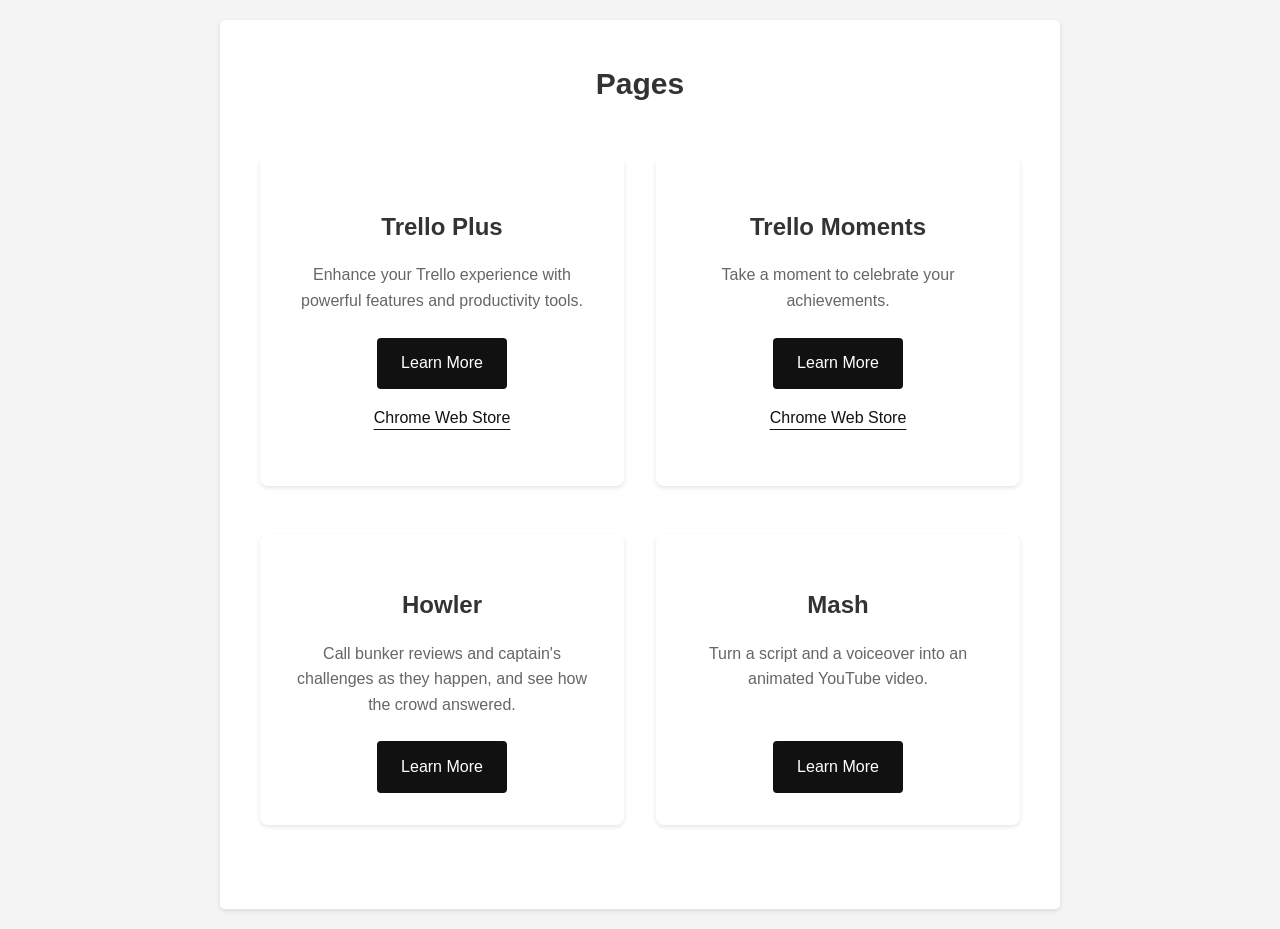
<file: index.html>
<!DOCTYPE html>
<html lang="en">
  <head>
    <meta charset="UTF-8" />
    <meta name="viewport" content="width=device-width, initial-scale=1.0" />
    <title>Pages</title>
    <link rel="icon" type="image/x-icon" href="16.png" />
    <link rel="stylesheet" href="styles.css" />
  </head>
  <body>
    <div class="container">
      <h1>Pages</h1>
      <section class="cards-container">
        <div class="card">
          <h2>Trello Plus</h2>
          <p>Enhance your Trello experience with powerful features and productivity tools.</p>
          <a href="trello-plus/index.html" class="button"> Learn More </a>
          <p>
            <a
              href="https://chromewebstore.google.com/detail/trello-plus/mgbidgfgongamigmmgpfbiebedldmdhi"
              class="custom-underline"
              target="_blank"
              >Chrome Web Store</a
            >
          </p>
        </div>
        <div class="card">
          <h2>Trello Moments</h2>
          <p>Take a moment to celebrate your achievements.</p>
          <a href="trello-moments/index.html" class="button"> Learn More </a>
          <p>
            <a
              href="https://chromewebstore.google.com/detail/trello-moments/agffmpomhaiklaadfndogjfepgbbabpb"
              class="custom-underline"
              target="_blank"
              >Chrome Web Store</a
            >
          </p>
        </div>
        <div class="card">
          <h2>Howler</h2>
          <p>Call bunker reviews and captain's challenges as they happen, and see how the crowd answered.</p>
          <a href="howler/index.html" class="button"> Learn More </a>
        </div>
        <div class="card">
          <h2>Mash</h2>
          <p>Turn a script and a voiceover into an animated YouTube video.</p>
          <a href="mash/index.html" class="button"> Learn More </a>
        </div>
      </section>
    </div>
  </body>
</html>
</file>
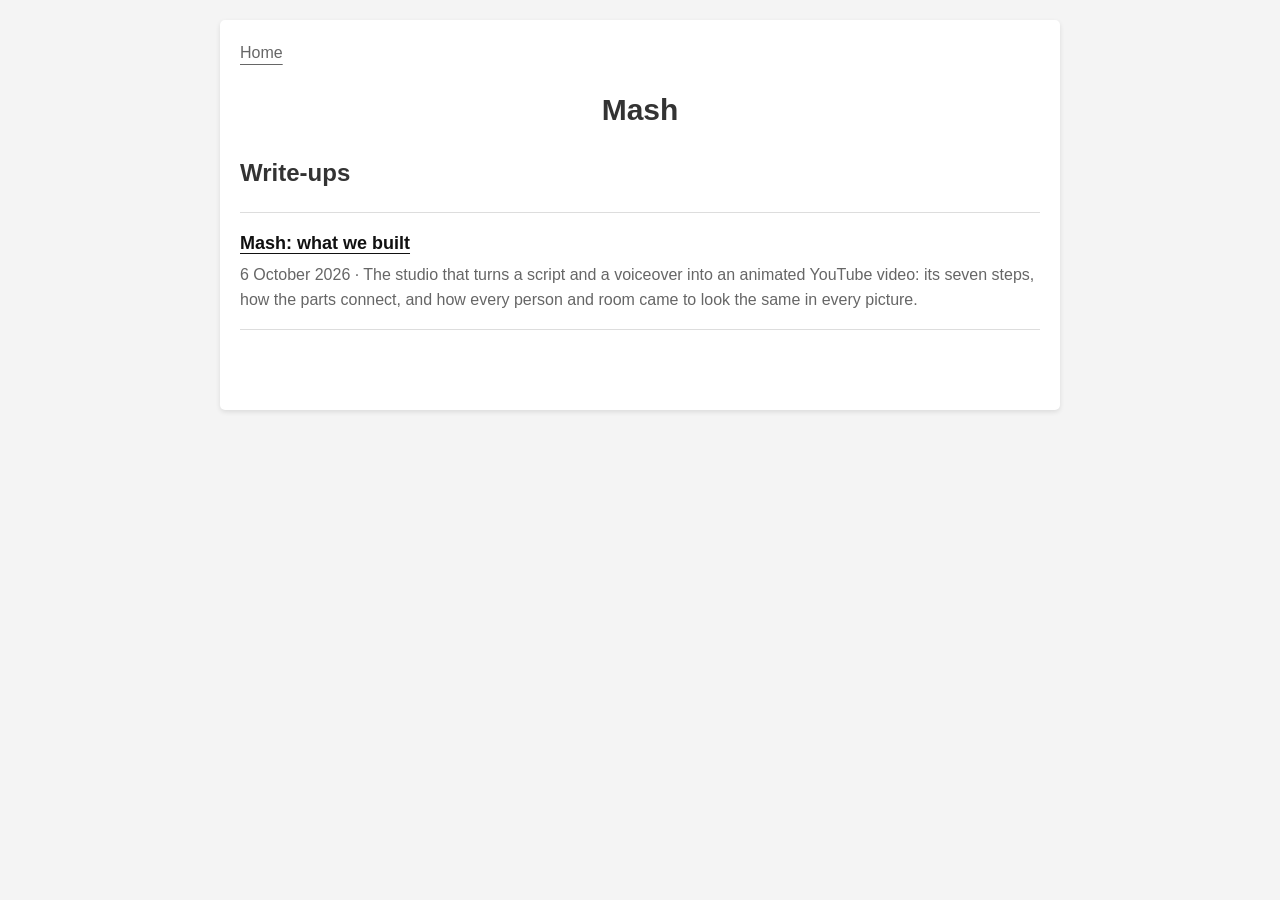
<file: mash/index.html>
<!DOCTYPE html>
<html lang="en">
  <head>
    <meta charset="UTF-8" />
    <meta name="viewport" content="width=device-width, initial-scale=1.0" />
    <title>Mash</title>
    <link rel="icon" type="image/x-icon" href="../16.png" />
    <link rel="stylesheet" href="../styles.css" />
  </head>
  <body>
    <div class="container">
      <a href="/pages" class="back-button custom-underline">Home</a>
      <h1>Mash</h1>
      <section>
        <h2>Write-ups</h2>
        <ul class="write-ups">
          <li>
            <a href="what-we-built.html">Mash: what we built</a>
            <p>
              6 October 2026 · The studio that turns a script and a voiceover into an animated YouTube video: its seven
              steps, how the parts connect, and how every person and room came to look the same in every picture.
            </p>
          </li>
        </ul>
      </section>
    </div>
  </body>
</html>
</file>
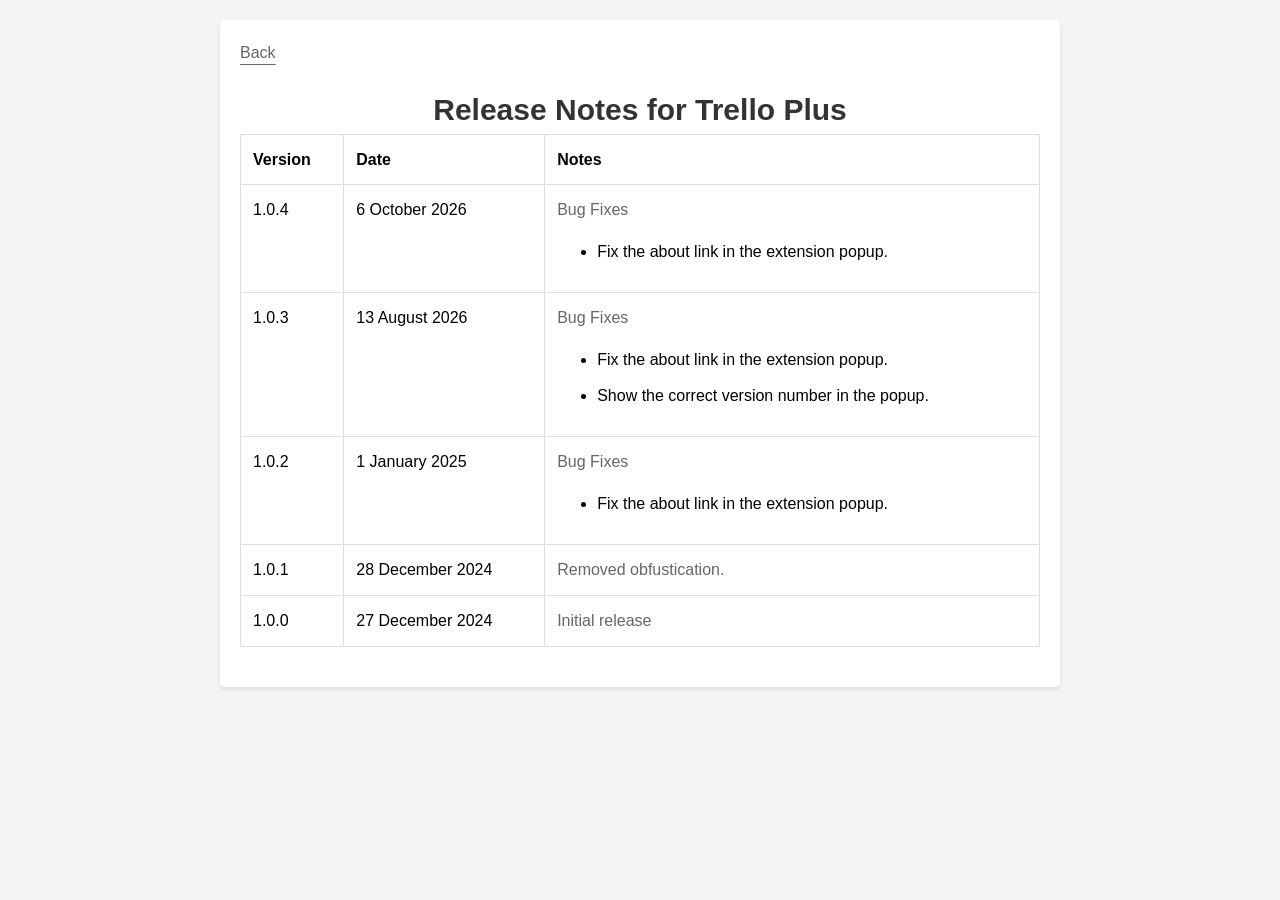
<file: trello-moments/release-notes.html>
<!DOCTYPE html>
<html lang="en">
  <head>
    <meta charset="UTF-8" />
    <meta name="viewport" content="width=device-width, initial-scale=1.0" />
    <title>Trello Moments - Release Notes</title>
    <link rel="icon" type="image/x-icon" href="../16.png" />
    <link rel="stylesheet" href="../styles.css" />
  </head>
  <body>
    <div class="container">
      <a href="index.html" class="back-button custom-underline">Back</a>

      <h1>Release Notes for Trello Plus</h1>
      <table>
        <tr>
          <th>Version</th>
          <th>Date</th>
          <th>Notes</th>
        </tr>
        <tr>
          <td>1.0.4</td>
          <td>6 October 2026</td>
          <td>
            <p>Bug Fixes</p>
            <ul>
              <li>Fix the about link in the extension popup.</li>
            </ul>
          </td>
        </tr>
        <tr>
          <td>1.0.3</td>
          <td>13 August 2026</td>
          <td>
            <p>Bug Fixes</p>
            <ul>
              <li>Fix the about link in the extension popup.</li>
              <li>Show the correct version number in the popup.</li>
            </ul>
          </td>
        </tr>
        <tr>
          <td>1.0.2</td>
          <td>1 January 2025</td>
          <td>
            <p>Bug Fixes</p>
            <ul>
              <li>Fix the about link in the extension popup.</li>
            </ul>
          </td>
        </tr>
        <tr>
          <td>1.0.1</td>
          <td>28 December 2024</td>
          <td>
            <p>Removed obfustication.</p>
          </td>
        </tr>
        <tr>
          <td>1.0.0</td>
          <td>27 December 2024</td>
          <td>
            <p>Initial release</p>
          </td>
        </tr>
      </table>
    </div>
  </body>
</html>
</file>
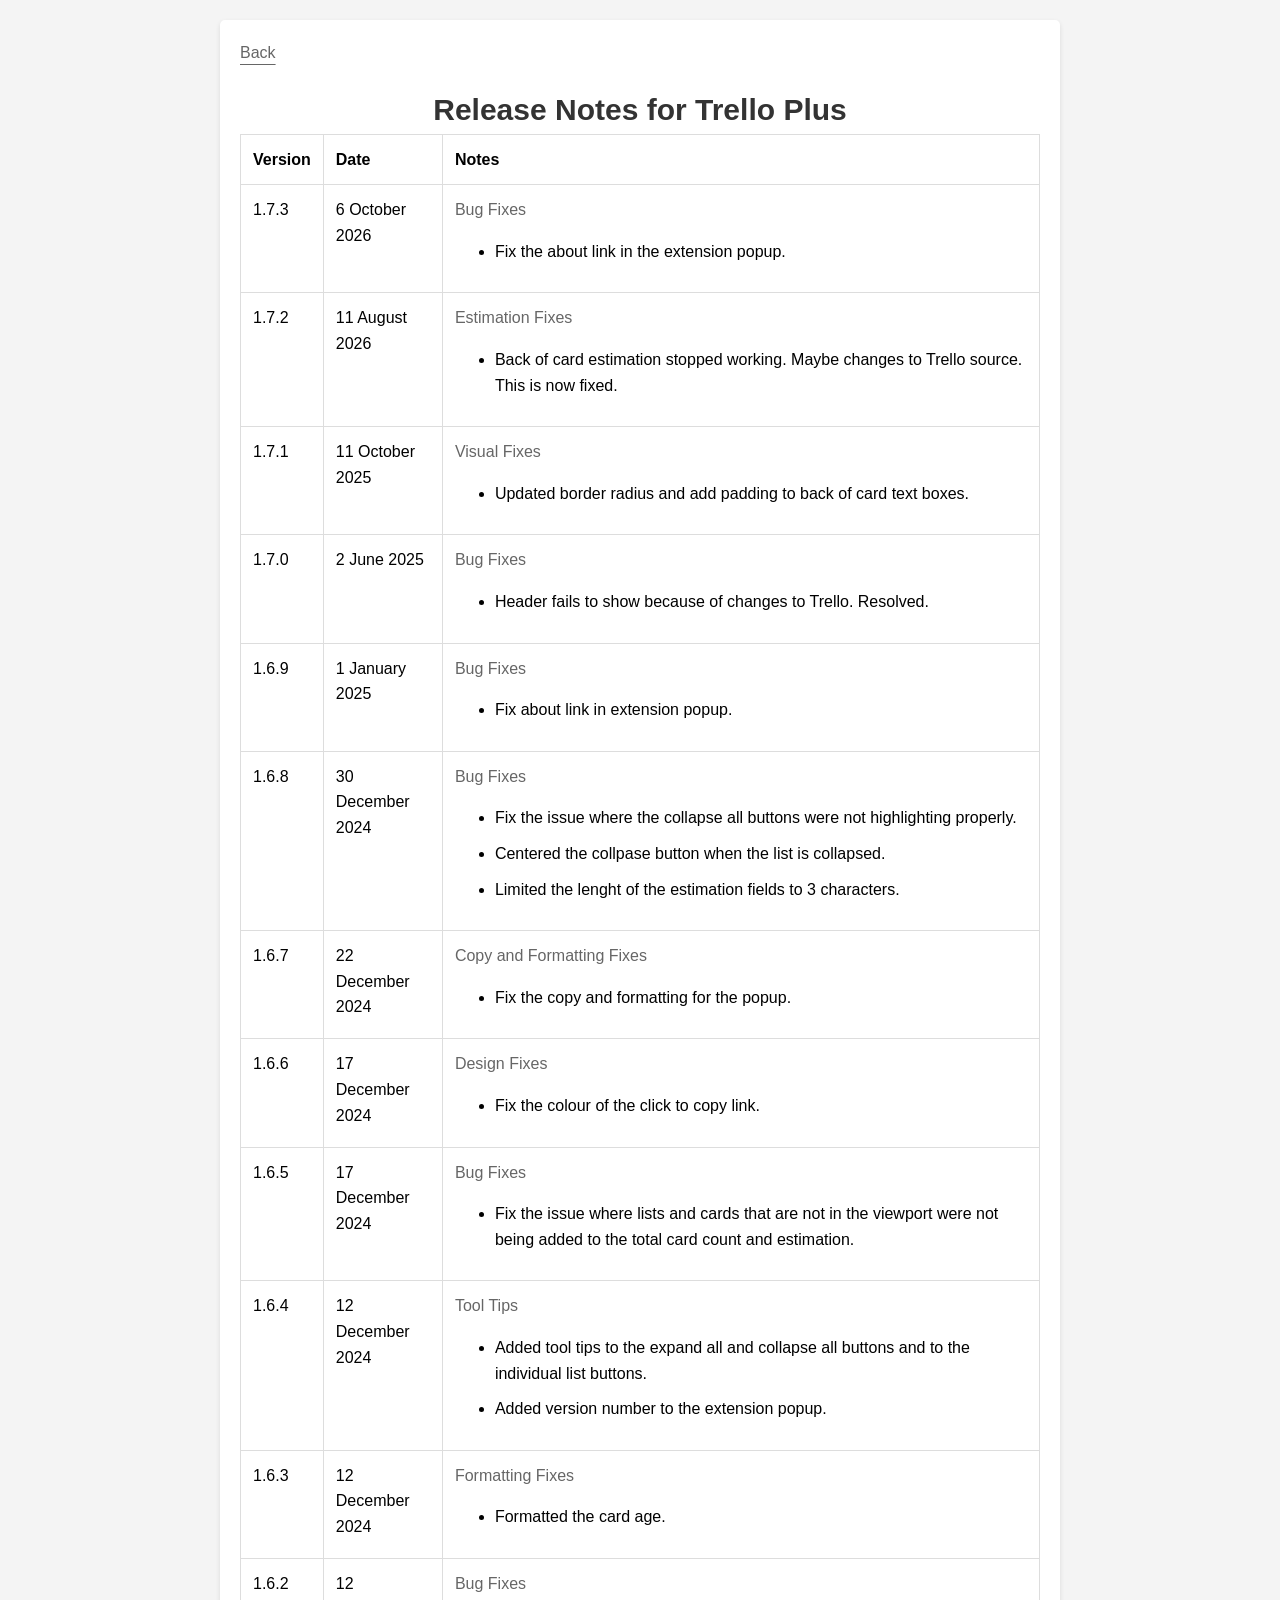
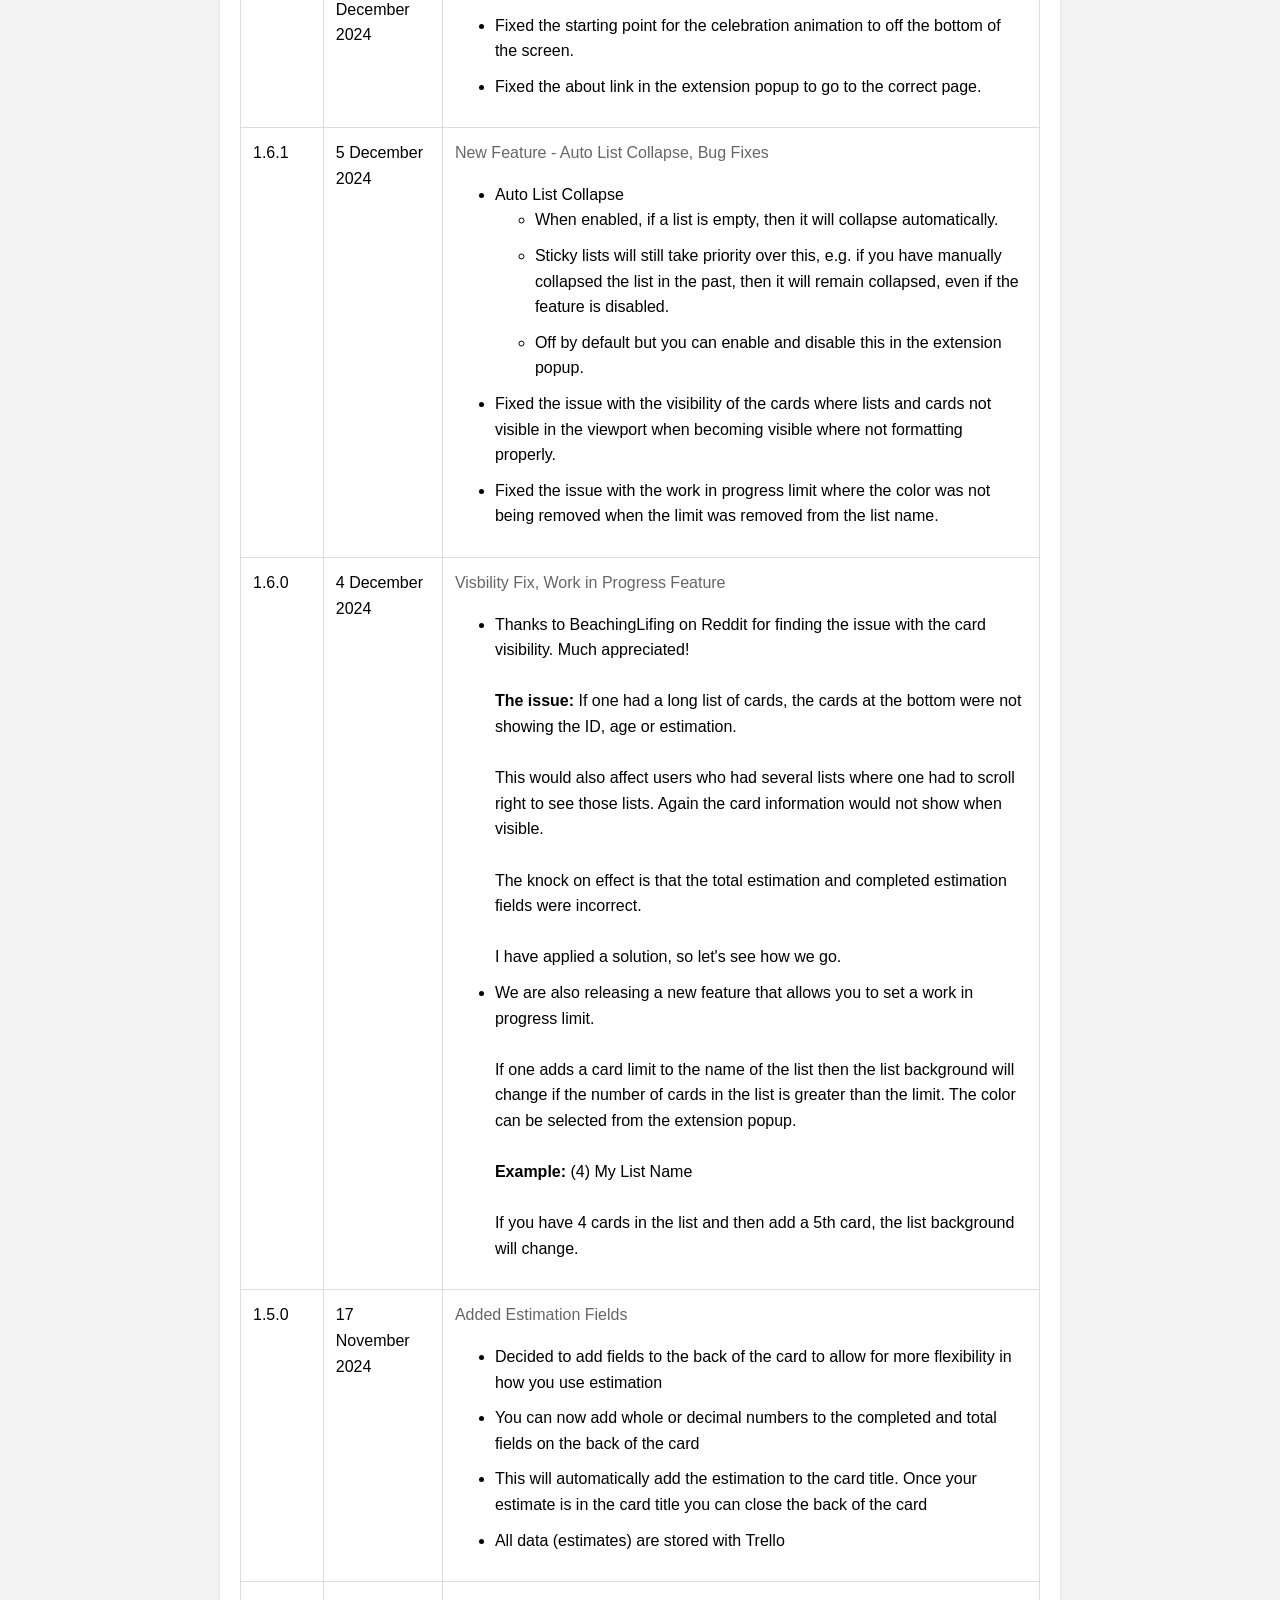
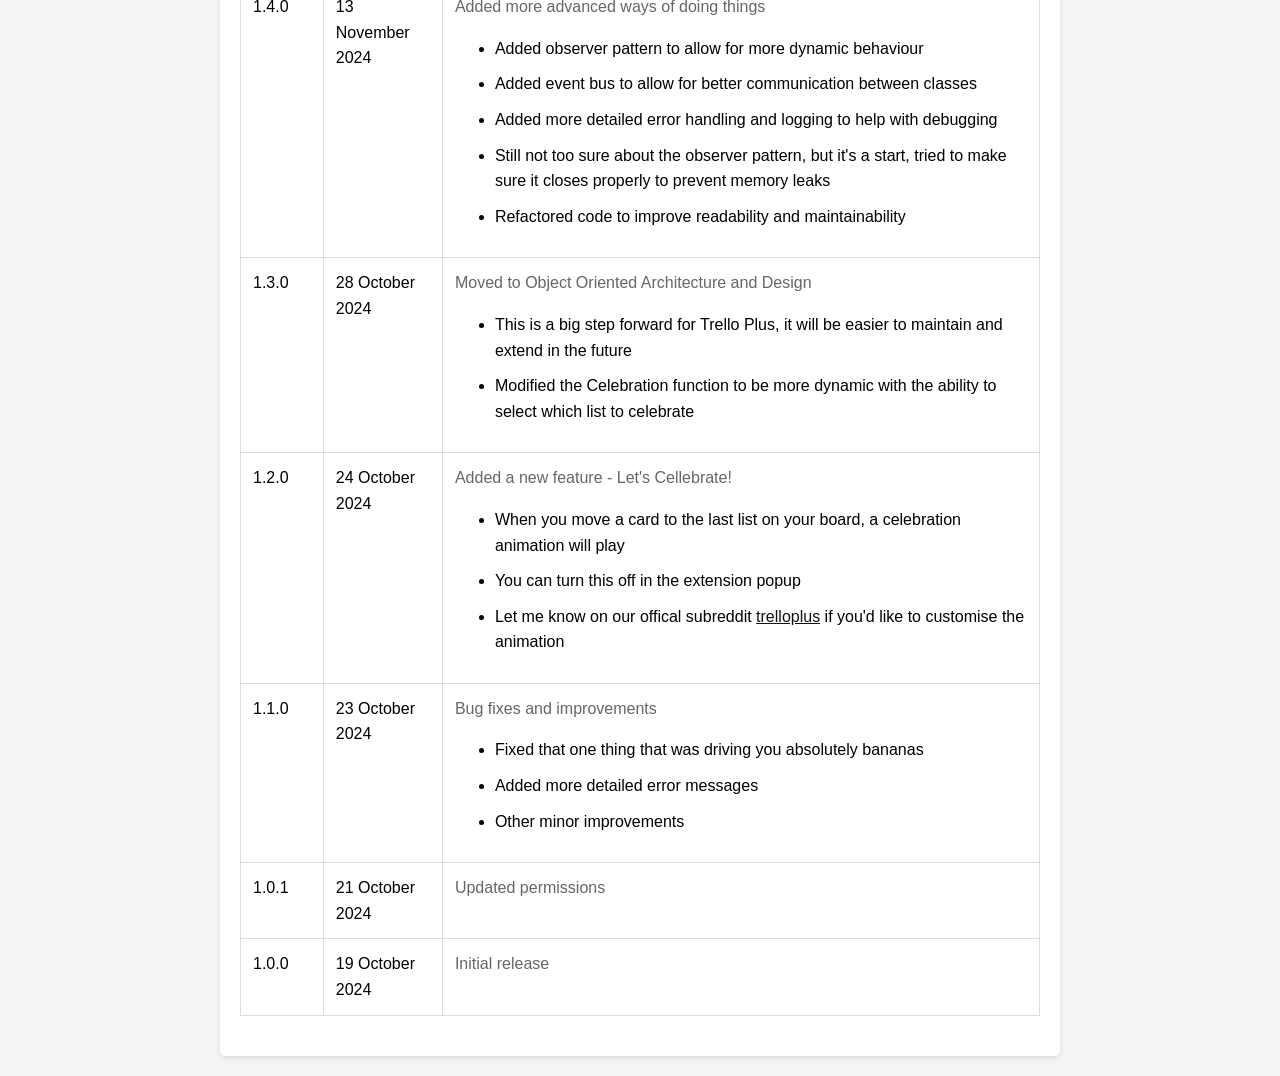
<file: trello-plus/release-notes.html>
<!DOCTYPE html>
<html lang="en">
  <head>
    <meta charset="UTF-8" />
    <meta name="viewport" content="width=device-width, initial-scale=1.0" />
    <title>Trello Plus - Release Notes</title>
    <link rel="icon" type="image/x-icon" href="../16.png" />
    <link rel="stylesheet" href="../styles.css" />
  </head>
  <body>
    <div class="container">
      <a href="index.html" class="back-button custom-underline">Back</a>
      <h1>Release Notes for Trello Plus</h1>
      <table>
        <tr>
          <th>Version</th>
          <th>Date</th>
          <th>Notes</th>
        </tr>
        <tr>
          <td>1.7.3</td>
          <td>6 October 2026</td>
          <td>
            <p>Bug Fixes</p>
            <ul>
              <li>Fix the about link in the extension popup.</li>
            </ul>
          </td>
        </tr>
        <tr>
          <td>1.7.2</td>
          <td>11 August 2026</td>
          <td>
            <p>Estimation Fixes</p>
            <ul>
              <li>Back of card estimation stopped working. Maybe changes to Trello source. This is now fixed.</li>
            </ul>
          </td>
        </tr>
        <tr>
          <td>1.7.1</td>
          <td>11 October 2025</td>
          <td>
            <p>Visual Fixes</p>
            <ul>
              <li>Updated border radius and add padding to back of card text boxes.</li>
            </ul>
          </td>
        </tr>
        <tr>
          <td>1.7.0</td>
          <td>2 June 2025</td>
          <td>
            <p>Bug Fixes</p>
            <ul>
              <li>Header fails to show because of changes to Trello. Resolved.</li>
            </ul>
          </td>
        </tr>
        <tr>
          <td>1.6.9</td>
          <td>1 January 2025</td>
          <td>
            <p>Bug Fixes</p>
            <ul>
              <li>Fix about link in extension popup.</li>
            </ul>
          </td>
        </tr>
        <tr>
          <td>1.6.8</td>
          <td>30 December 2024</td>
          <td>
            <p>Bug Fixes</p>
            <ul>
              <li>Fix the issue where the collapse all buttons were not highlighting properly.</li>
              <li>Centered the collpase button when the list is collapsed.</li>
              <li>Limited the lenght of the estimation fields to 3 characters.</li>
            </ul>
          </td>
        </tr>
        <tr>
          <td>1.6.7</td>
          <td>22 December 2024</td>
          <td>
            <p>Copy and Formatting Fixes</p>
            <ul>
              <li>Fix the copy and formatting for the popup.</li>
            </ul>
          </td>
        </tr>
        <tr>
          <td>1.6.6</td>
          <td>17 December 2024</td>
          <td>
            <p>Design Fixes</p>
            <ul>
              <li>Fix the colour of the click to copy link.</li>
            </ul>
          </td>
        </tr>
        <tr>
          <td>1.6.5</td>
          <td>17 December 2024</td>
          <td>
            <p>Bug Fixes</p>
            <ul>
              <li>
                Fix the issue where lists and cards that are not in the viewport were not being added to the total card
                count and estimation.
              </li>
            </ul>
          </td>
        </tr>
        <tr>
          <td>1.6.4</td>
          <td>12 December 2024</td>
          <td>
            <p>Tool Tips</p>
            <ul>
              <li>Added tool tips to the expand all and collapse all buttons and to the individual list buttons.</li>
              <li>Added version number to the extension popup.</li>
            </ul>
          </td>
        </tr>
        <tr>
          <td>1.6.3</td>
          <td>12 December 2024</td>
          <td>
            <p>Formatting Fixes</p>
            <ul>
              <li>Formatted the card age.</li>
            </ul>
          </td>
        </tr>
        <tr>
          <td>1.6.2</td>
          <td>12 December 2024</td>
          <td>
            <p>Bug Fixes</p>
            <ul>
              <li>Fixed the starting point for the celebration animation to off the bottom of the screen.</li>
              <li>Fixed the about link in the extension popup to go to the correct page.</li>
            </ul>
          </td>
        </tr>
        <tr>
          <td>1.6.1</td>
          <td>5 December 2024</td>
          <td>
            <p>New Feature - Auto List Collapse, Bug Fixes</p>
            <ul>
              <li>
                Auto List Collapse
                <ul>
                  <li>When enabled, if a list is empty, then it will collapse automatically.</li>
                  <li>
                    Sticky lists will still take priority over this, e.g. if you have manually collapsed the list in the
                    past, then it will remain collapsed, even if the feature is disabled.
                  </li>
                  <li>Off by default but you can enable and disable this in the extension popup.</li>
                </ul>
              </li>
              <li>
                Fixed the issue with the visibility of the cards where lists and cards not visible in the viewport when
                becoming visible where not formatting properly.
              </li>
              <li>
                Fixed the issue with the work in progress limit where the color was not being removed when the limit was
                removed from the list name.
              </li>
            </ul>
          </td>
        </tr>
        <tr>
          <td>1.6.0</td>
          <td>4 December 2024</td>
          <td>
            <p>Visbility Fix, Work in Progress Feature</p>
            <ul>
              <li>
                Thanks to BeachingLifing on Reddit for finding the issue with the card visibility. Much appreciated!
                <br />
                <br />
                <strong>The issue:</strong> If one had a long list of cards, the cards at the bottom were not showing
                the ID, age or estimation.
                <br />
                <br />
                This would also affect users who had several lists where one had to scroll right to see those lists.
                Again the card information would not show when visible.
                <br />
                <br />
                The knock on effect is that the total estimation and completed estimation fields were incorrect.
                <br />
                <br />
                I have applied a solution, so let's see how we go.
              </li>
              <li>
                We are also releasing a new feature that allows you to set a work in progress limit.
                <br />
                <br />
                If one adds a card limit to the name of the list then the list background will change if the number of
                cards in the list is greater than the limit. The color can be selected from the extension popup.
                <br />
                <br />
                <strong>Example:</strong> (4) My List Name
                <br />
                <br />
                If you have 4 cards in the list and then add a 5th card, the list background will change.
              </li>
            </ul>
          </td>
        </tr>
        <tr>
          <td>1.5.0</td>
          <td>17 November 2024</td>
          <td>
            <p>Added Estimation Fields</p>
            <ul>
              <li>
                Decided to add fields to the back of the card to allow for more flexibility in how you use estimation
              </li>
              <li>
                You can now add whole or decimal numbers to the completed and total fields on the back of the card
              </li>
              <li>
                This will automatically add the estimation to the card title. Once your estimate is in the card title
                you can close the back of the card
              </li>
              <li>All data (estimates) are stored with Trello</li>
            </ul>
          </td>
        </tr>
        <tr>
          <td>1.4.0</td>
          <td>13 November 2024</td>
          <td>
            <p>Added more advanced ways of doing things</p>
            <ul>
              <li>Added observer pattern to allow for more dynamic behaviour</li>
              <li>Added event bus to allow for better communication between classes</li>
              <li>Added more detailed error handling and logging to help with debugging</li>
              <li>
                Still not too sure about the observer pattern, but it's a start, tried to make sure it closes properly
                to prevent memory leaks
              </li>
              <li>Refactored code to improve readability and maintainability</li>
            </ul>
          </td>
        </tr>
        <tr>
          <td>1.3.0</td>
          <td>28 October 2024</td>
          <td>
            <p>Moved to Object Oriented Architecture and Design</p>
            <ul>
              <li>
                This is a big step forward for Trello Plus, it will be easier to maintain and extend in the future
              </li>
              <li>
                Modified the Celebration function to be more dynamic with the ability to select which list to celebrate
              </li>
            </ul>
          </td>
        </tr>
        <tr>
          <td>1.2.0</td>
          <td>24 October 2024</td>
          <td>
            <p>Added a new feature - Let's Cellebrate!</p>
            <ul>
              <li>When you move a card to the last list on your board, a celebration animation will play</li>
              <li>You can turn this off in the extension popup</li>
              <li>
                Let me know on our offical subreddit
                <a href="https://www.reddit.com/r/trelloplus/" target="_blank">trelloplus</a> if you'd like to customise
                the animation
              </li>
            </ul>
          </td>
        </tr>
        <tr>
          <td>1.1.0</td>
          <td>23 October 2024</td>
          <td>
            <p>Bug fixes and improvements</p>
            <ul>
              <li>Fixed that one thing that was driving you absolutely bananas</li>
              <li>Added more detailed error messages</li>
              <li>Other minor improvements</li>
            </ul>
          </td>
        </tr>
        <tr>
          <td>1.0.1</td>
          <td>21 October 2024</td>
          <td>
            <p>Updated permissions</p>
          </td>
        </tr>
        <tr>
          <td>1.0.0</td>
          <td>19 October 2024</td>
          <td>
            <p>Initial release</p>
          </td>
        </tr>
      </table>
    </div>
  </body>
</html>
</file>
<file: styles.css>
body {
  font-family: Arial, sans-serif;
  line-height: 1.6;
  margin: 0;
  padding: 20px;
  background-color: #f4f4f4;
}
.container {
  max-width: 800px;
  margin: 0 auto;
  background-color: white;
  padding: 20px;
  border-radius: 5px;
  box-shadow: 0 2px 5px rgba(0, 0, 0, 0.1);
}
h1 {
  color: #333;
  text-align: center;
  font-size: 30px;
  margin-bottom: 0rem;
}
h2 {
  color: #333;
  text-align: left;
  font-size: 24px;
}
h3 {
  color: #333;
  text-align: left;
  font-size: 18px;
  font-weight: normal;
}
p {
  color: #666;
}
a {
  color: #111;
}
.nav-links {
  list-style-type: none;
  padding: 0;
}
li {
  margin-bottom: 10px;
}
table {
  width: 100%;
  border-collapse: collapse;
  margin-bottom: 20px;
  border: 1px solid #ddd;
}

th,
td {
  padding: 12px;
  text-align: left;
  vertical-align: top;
  border: 1px solid #ddd;
}
td p {
  margin: 0;
}
section {
  margin-bottom: 60px;
}
.nav-links {
  list-style-type: none;
  padding: 0;
  margin: 0;
  display: flex;
  flex-wrap: wrap;
  justify-content: center;
}
.nav-links li {
  margin: 0.5rem;
}
.nav-links a {
  color: #111;
  padding: 0.5rem 1rem;
  display: block;
}
.custom-underline {
  text-decoration: underline;
  text-underline-offset: 6px;
}
.cards-container {
  display: flex;
  gap: 2rem;
  justify-content: center;
  margin: 3rem 0;
  flex-wrap: wrap;
}

.card {
  background: #fff;
  border-radius: 8px;
  box-shadow: 0 2px 4px rgba(0, 0, 0, 0.1);
  padding: 2rem;
  text-align: center;
  width: 100%;
  max-width: 300px;
  margin-bottom: 1rem;
  display: flex;
  flex-direction: column;
}

/* Cards in a row stretch to the same height; this keeps their buttons level.
   Margins don't collapse in a flex column, so the paragraph under the heading
   drops its top margin to keep the gap it had. */
.card .button {
  margin-top: auto;
  align-self: center;
}

.card h2 + p {
  margin-top: 0;
}

.card h2 {
  margin-bottom: 1rem;
  text-align: center;
}

.card p {
  margin-bottom: 1.5rem;
}

.button {
  background: #111;
  border-radius: 4px;
  color: white;
  display: inline-block;
  padding: 0.8rem 1.5rem;
  text-decoration: none;
  transition: background-color 0.2s;
}

.button:hover {
  background: #333;
}

@media (max-width: 768px) {
  .cards-container {
    gap: 1rem;
  }

  .container {
    padding: 15px;
  }

  body {
    padding: 10px;
  }
}

@media (max-width: 350px) {
  .card {
    padding: 1rem;
  }

  .button {
    padding: 0.6rem 1.2rem;
  }
}

.back-button {
  display: inline-block;
  color: #666;
}

/* A project's write-ups, listed newest first on its index page. The write-ups
   themselves carry their own styles. */
.write-ups {
  list-style-type: none;
  padding: 0;
  margin: 0;
  border-top: 1px solid #ddd;
}

.write-ups li {
  margin: 0;
  padding: 1rem 0;
  border-bottom: 1px solid #ddd;
}

.write-ups a {
  font-size: 18px;
  font-weight: bold;
  text-underline-offset: 4px;
}

.write-ups p {
  margin: 0.25rem 0 0;
}

/* Forms. Only the Howler support page has one, and these are the only rules in
   this file that are not shared by every page. */
.field {
  margin: 0 0 1rem;
}

.field label {
  display: block;
  margin-bottom: 0.35rem;
  color: #333;
  font-weight: bold;
}

.field input,
.field textarea {
  width: 100%;
  box-sizing: border-box;
  padding: 0.6rem 0.7rem;
  font: inherit;
  color: #333;
  background: #fff;
  border: 1px solid #ccc;
  border-radius: 4px;
}

.field textarea {
  min-height: 9rem;
  resize: vertical;
}

.form-note {
  margin-top: -0.5rem;
  font-size: 14px;
}

.form-message {
  margin: 1rem 0 0;
  font-weight: bold;
}

.form-message.ok {
  color: #1b7f3b;
}

.form-message.error {
  color: #b00020;
}

button.button {
  border: none;
  cursor: pointer;
  font: inherit;
}

button.button:disabled {
  background: #999;
  cursor: default;
}
</file>
